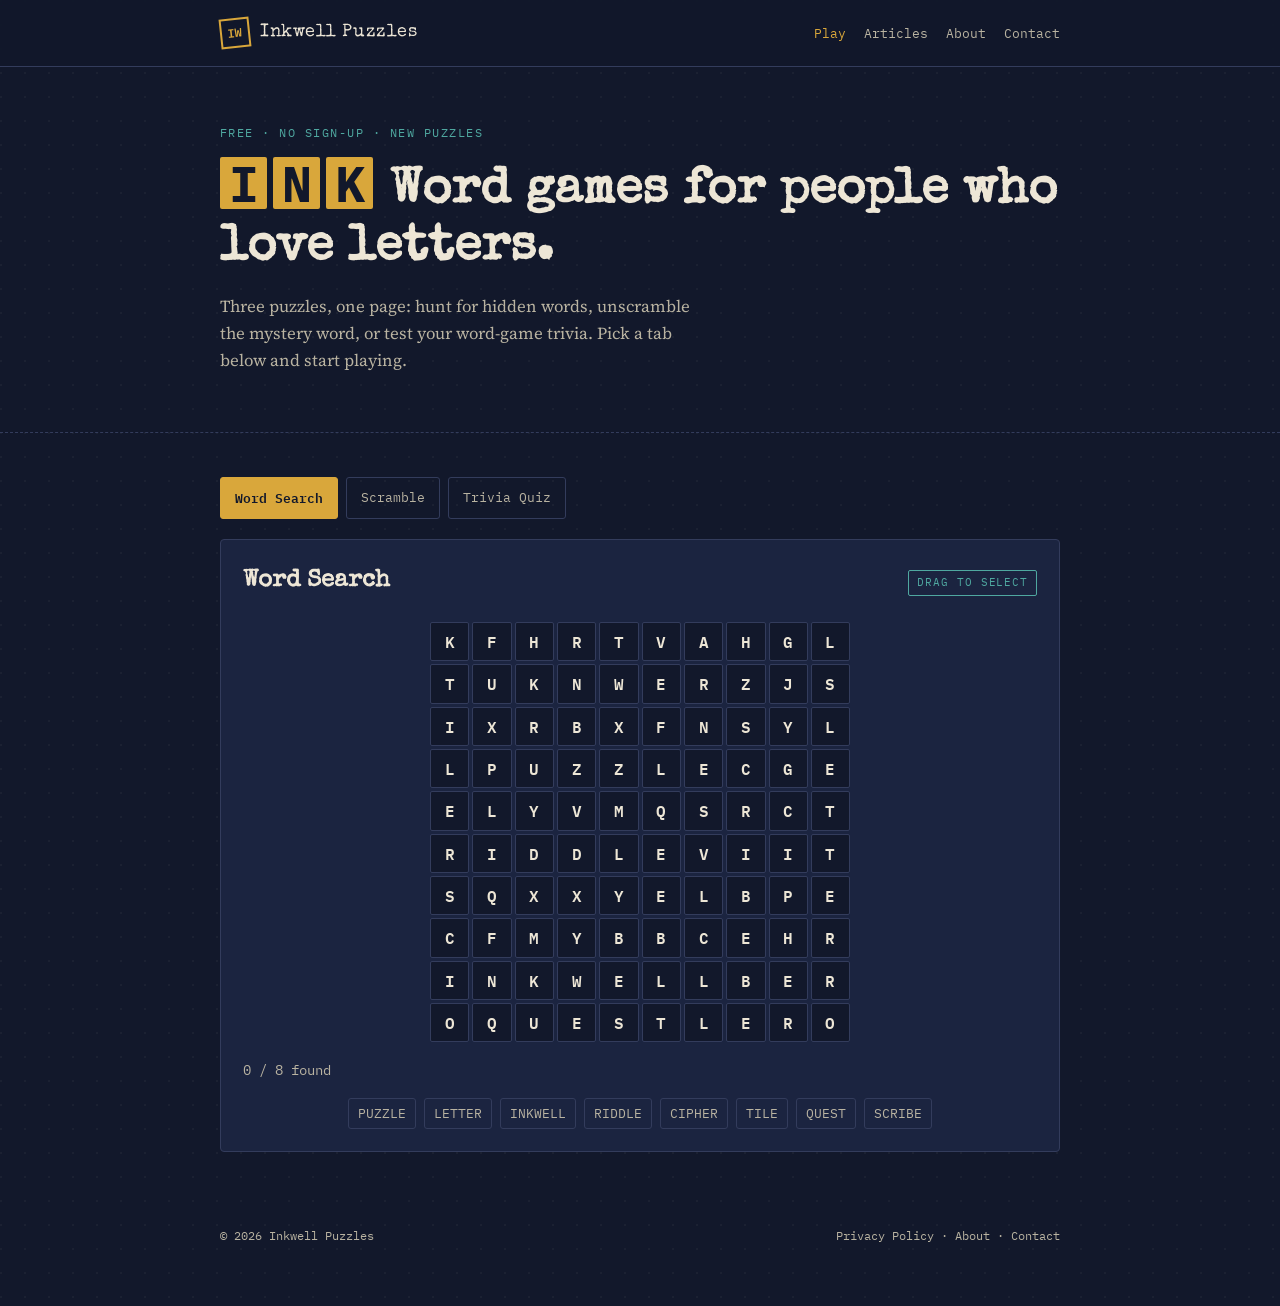
<file: index.html>
<!DOCTYPE html>
<html lang="en">
<head>
<meta charset="UTF-8">
<meta name="viewport" content="width=device-width, initial-scale=1.0">
<title>Inkwell Puzzles — Free Daily Word Games</title>
<meta name="description" content="Play free word search, word scramble, and word-game trivia — new puzzles, no sign-up, works on any phone.">
<meta name="google-site-verification" content="zGtzl40gIYUI42I652vkvc4s0OSBnMZvYgOpCOeR3r4" />
<link rel="stylesheet" href="style.css">
<script async src="https://pagead2.googlesyndication.com/pagead/js/adsbygoogle.js?client=ca-pub-3653361179163370"
     crossorigin="anonymous"></script>
</head>
<body>

<header class="site">
  <div class="wrap">
    <div class="brand"><span class="stamp">IW</span> Inkwell Puzzles</div>
    <nav class="site-nav">
      <a href="index.html" class="current">Play</a>
      <a href="blog.html">Articles</a>
      <a href="about.html">About</a>
      <a href="contact.html">Contact</a>
    </nav>
  </div>
</header>

<section class="hero">
  <div class="wrap">
    <div class="eyebrow">Free · No sign-up · New puzzles</div>
    <h1>
      <span class="tiles">
        <span class="tile" style="animation-delay:0s">I</span>
        <span class="tile" style="animation-delay:.05s">N</span>
        <span class="tile" style="animation-delay:.1s">K</span>
      </span>
      Word games for people who love letters.
    </h1>
    <p>Three puzzles, one page: hunt for hidden words, unscramble the mystery word, or test your word-game trivia. Pick a tab below and start playing.</p>
  </div>
</section>

<section>
  <div class="wrap">
    <div class="tabs">
      <button class="tab-btn active" data-target="panel-ws">Word Search</button>
      <button class="tab-btn" data-target="panel-scr">Scramble</button>
      <button class="tab-btn" data-target="panel-quiz">Trivia Quiz</button>
    </div>

    <!-- WORD SEARCH -->
    <div id="panel-ws" class="tab-panel active">
      <div class="card">
        <div class="section-head">
          <h2>Word Search</h2>
          <span class="tag">Drag to select</span>
        </div>
        <div id="ws-grid"></div>
        <div class="status-row">
          <span id="ws-status">0 found</span>
        </div>
        <div id="ws-wordlist"></div>
        <div id="ws-win" class="win-banner">All words found! Reload the page for a fresh grid.</div>
      </div>
    </div>

    <!-- SCRAMBLE -->
    <div id="panel-scr" class="tab-panel">
      <div class="card">
        <div class="section-head">
          <h2>Word Scramble</h2>
          <span class="tag">Unscramble it</span>
        </div>
        <div class="scramble-word" id="scr-word">–</div>
        <div class="scramble-hint" id="scr-hint">–</div>
        <form class="scramble-form" id="scr-form">
          <input type="text" id="scr-input" placeholder="Your answer" autocomplete="off">
          <button type="submit" class="primary">Check</button>
        </form>
        <div class="status-row">
          <span id="scr-feedback"></span>
          <span id="scr-score" class="score">Score: 0</span>
        </div>
        <button class="ghost" id="scr-skip">Skip word</button>
      </div>
    </div>

    <!-- QUIZ -->
    <div id="panel-quiz" class="tab-panel">
      <div class="card">
        <div class="section-head">
          <h2>Word-Game Trivia</h2>
          <span class="tag" id="quiz-progress">Question 1 / 5</span>
        </div>
        <p class="quiz-q" id="quiz-q">–</p>
        <div class="quiz-options" id="quiz-opts"></div>
        <div class="status-row">
          <span id="quiz-score" class="score">Score: 0</span>
        </div>
        <div id="quiz-win" class="win-banner"></div>
      </div>
    </div>

  </div>
</section>

<footer class="site">
  <div class="wrap" style="display:flex; justify-content:space-between; width:100%; flex-wrap:wrap; gap:10px;">
    <span>© 2026 Inkwell Puzzles</span>
    <span><a href="privacy.html">Privacy Policy</a> · <a href="about.html">About</a> · <a href="contact.html">Contact</a></span>
  </div>
</footer>

<script src="games.js"></script>
</body>
</html>
</file>
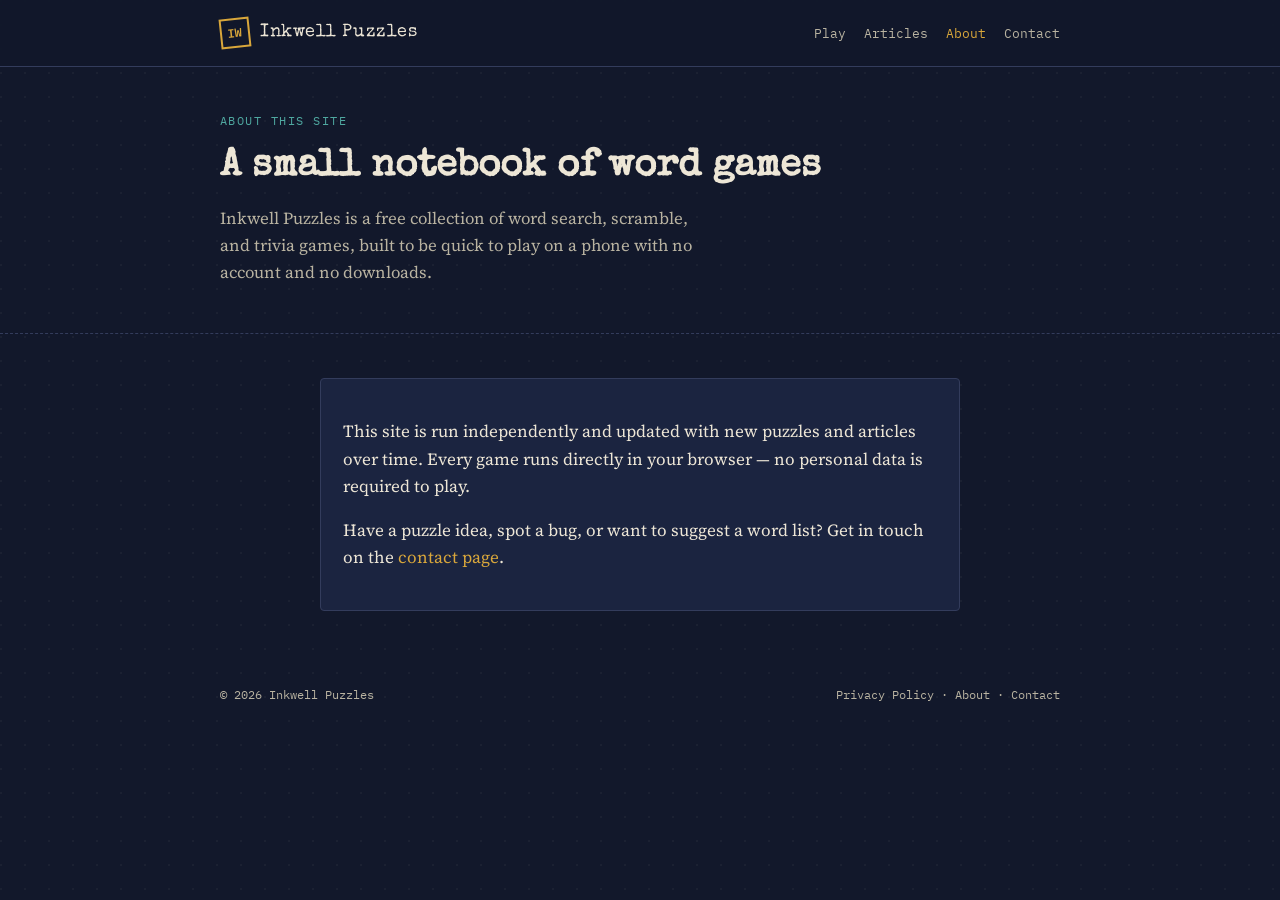
<file: about.html>
<!DOCTYPE html>
<html lang="en">
<head>
<meta charset="UTF-8">
<meta name="viewport" content="width=device-width, initial-scale=1.0">
<title>About — Inkwell Puzzles</title>
<link rel="stylesheet" href="style.css">
<script async src="https://pagead2.googlesyndication.com/pagead/js/adsbygoogle.js?client=ca-pub-3653361179163370" crossorigin="anonymous"></script>
</head>
<body>

<header class="site">
  <div class="wrap">
    <div class="brand"><span class="stamp">IW</span> Inkwell Puzzles</div>
    <nav class="site-nav">
      <a href="index.html">Play</a>
      <a href="blog.html">Articles</a>
      <a href="about.html" class="current">About</a>
      <a href="contact.html">Contact</a>
    </nav>
  </div>
</header>

<section class="hero" style="padding:44px 0 30px;">
  <div class="wrap">
    <div class="eyebrow">About this site</div>
    <h1 style="font-size:clamp(1.6rem,5vw,2.4rem);">A small notebook of word games</h1>
    <p>Inkwell Puzzles is a free collection of word search, scramble, and trivia games, built to be quick to play on a phone with no account and no downloads.</p>
  </div>
</section>

<section>
  <div class="wrap card" style="max-width:640px;">
    <p>This site is run independently and updated with new puzzles and articles over time. Every game runs directly in your browser — no personal data is required to play.</p>
    <p>Have a puzzle idea, spot a bug, or want to suggest a word list? Get in touch on the <a href="contact.html">contact page</a>.</p>
  </div>
</section>

<footer class="site">
  <div class="wrap" style="display:flex; justify-content:space-between; width:100%; flex-wrap:wrap; gap:10px;">
    <span>© 2026 Inkwell Puzzles</span>
    <span><a href="privacy.html">Privacy Policy</a> · <a href="about.html">About</a> · <a href="contact.html">Contact</a></span>
  </div>
</footer>

</body>
</html>
</file>
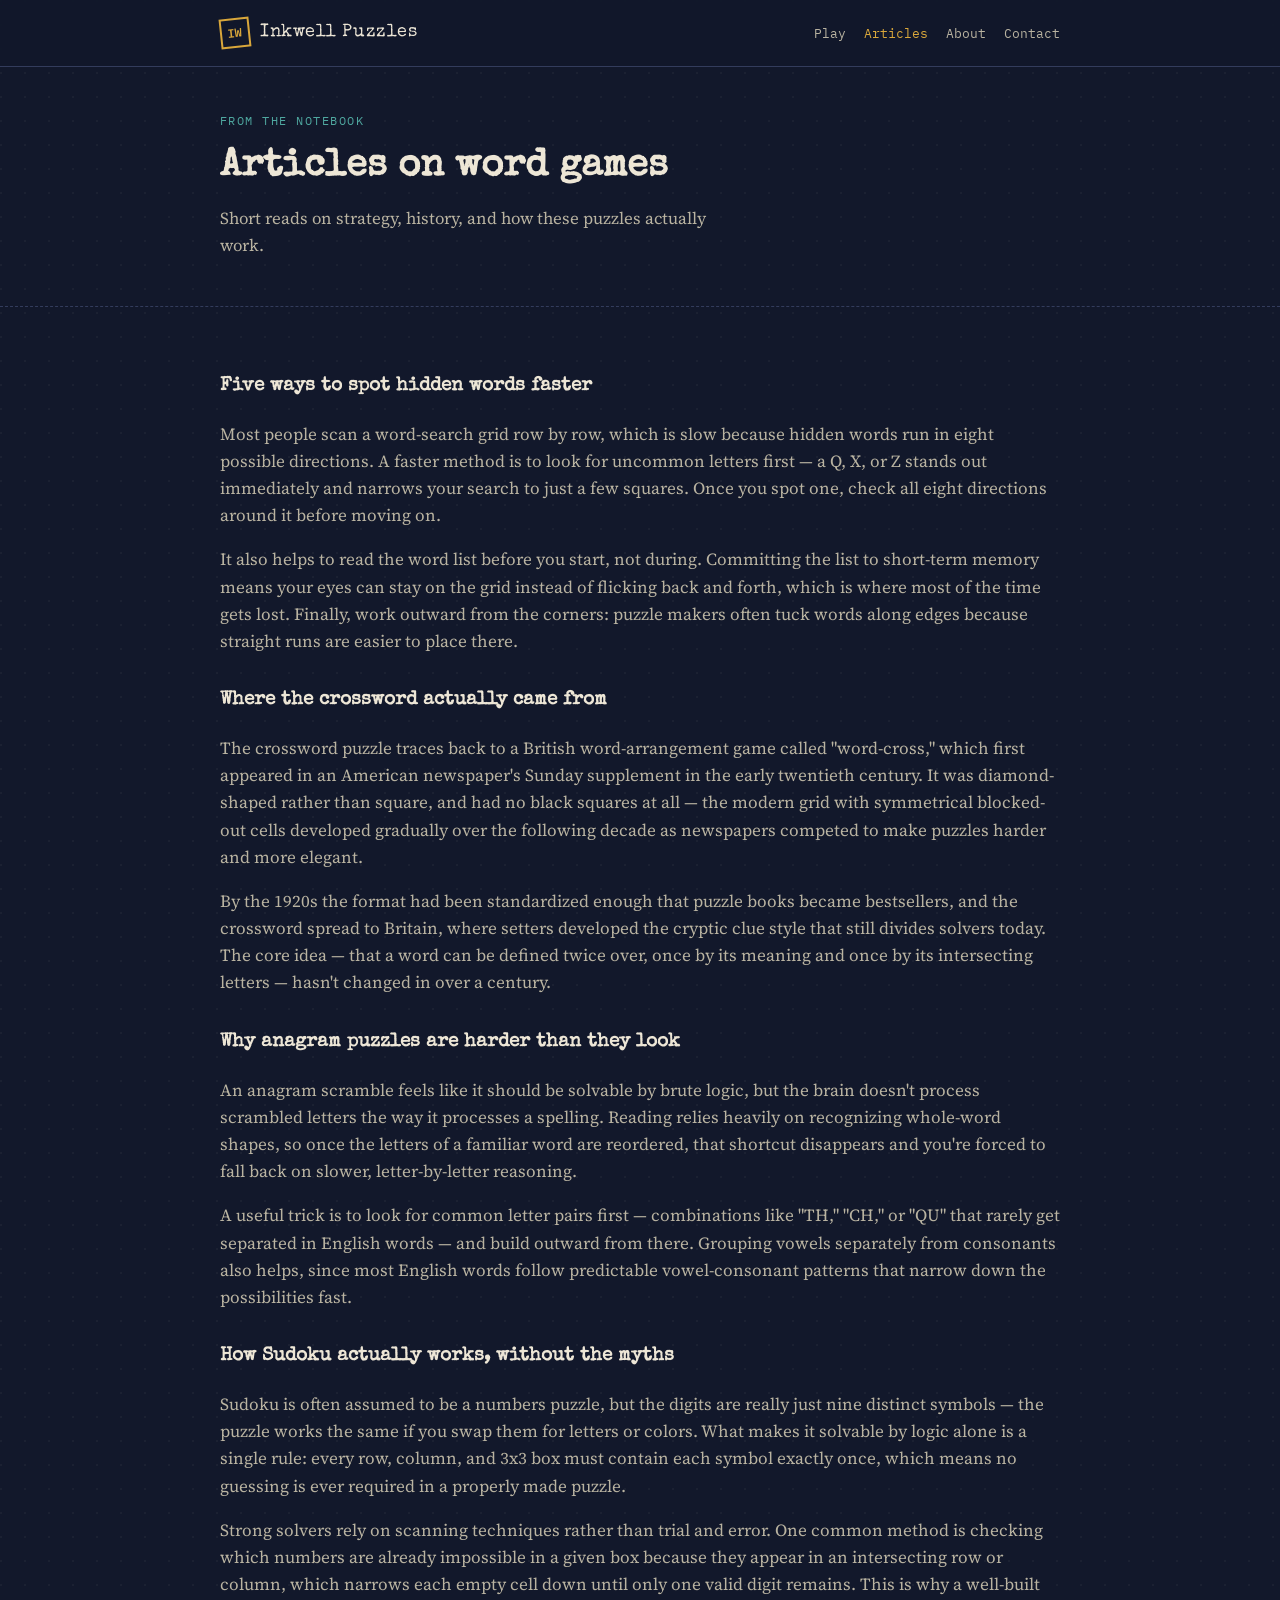
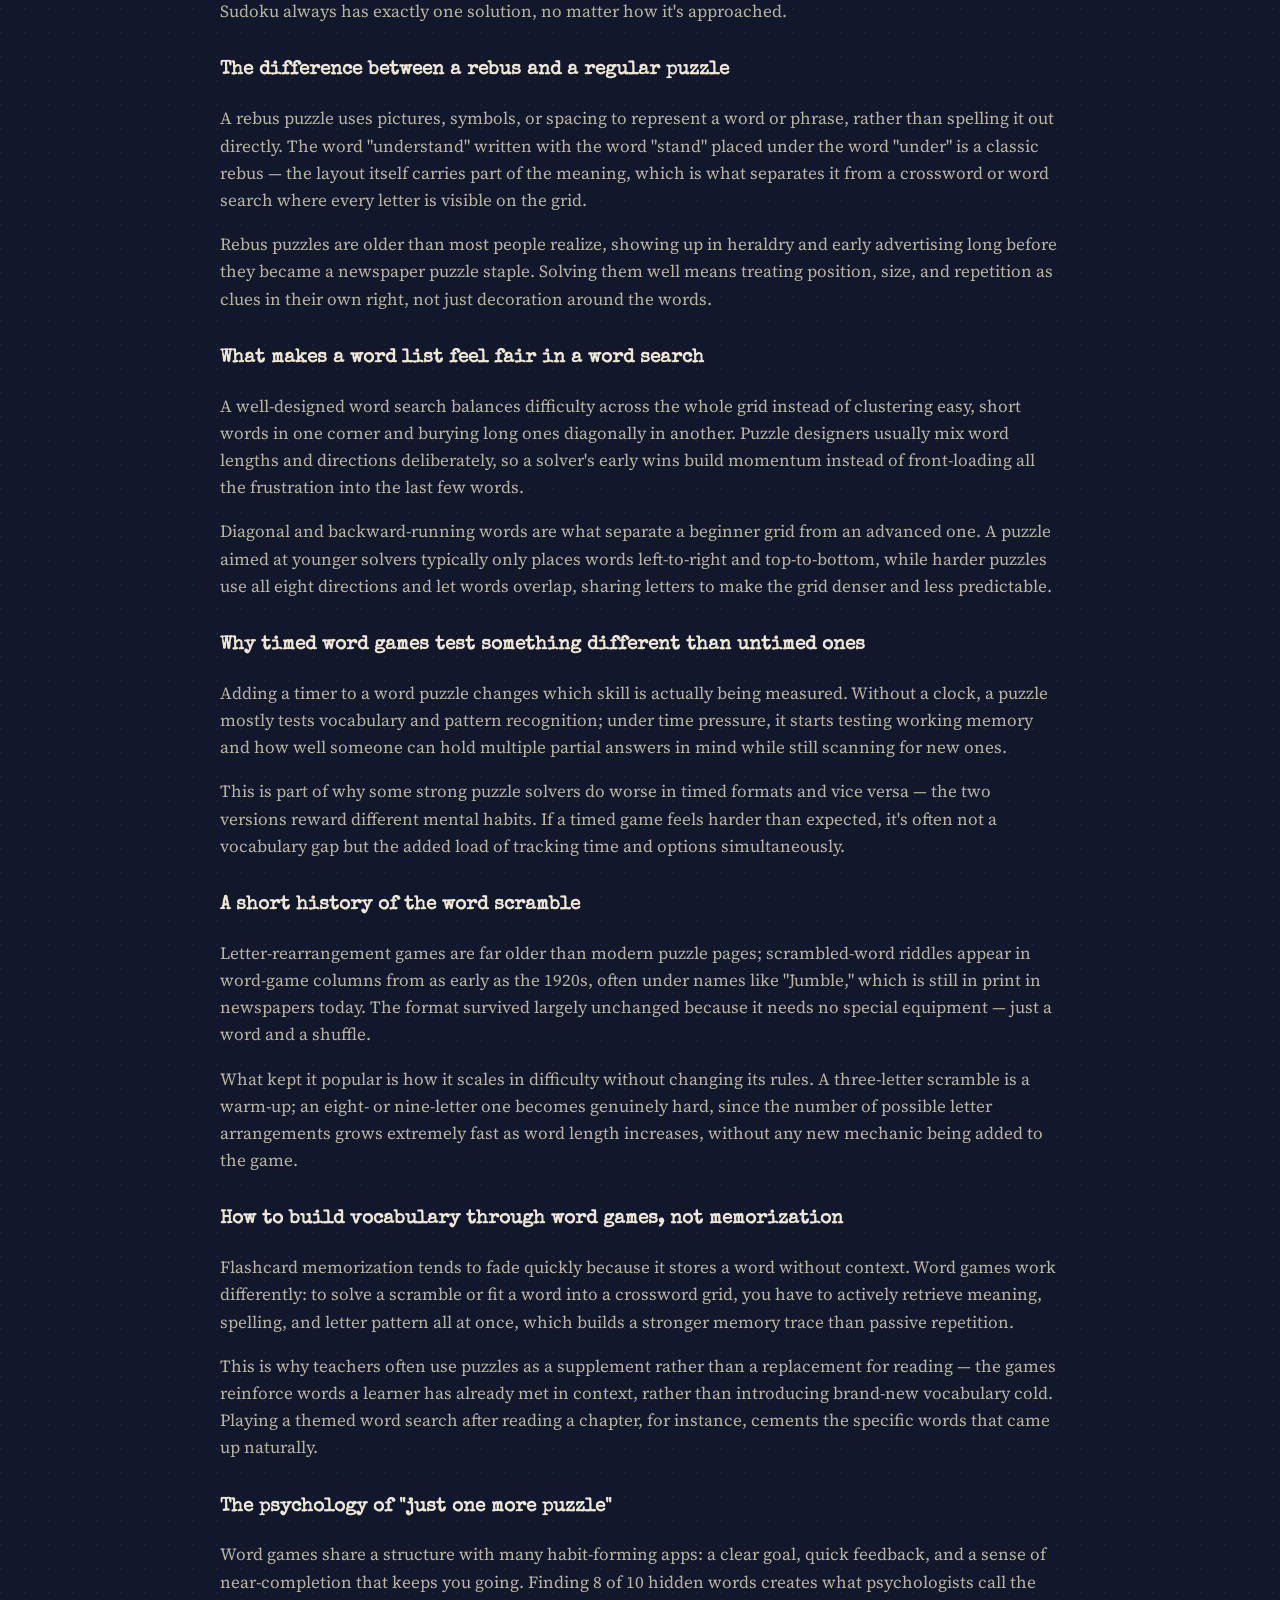
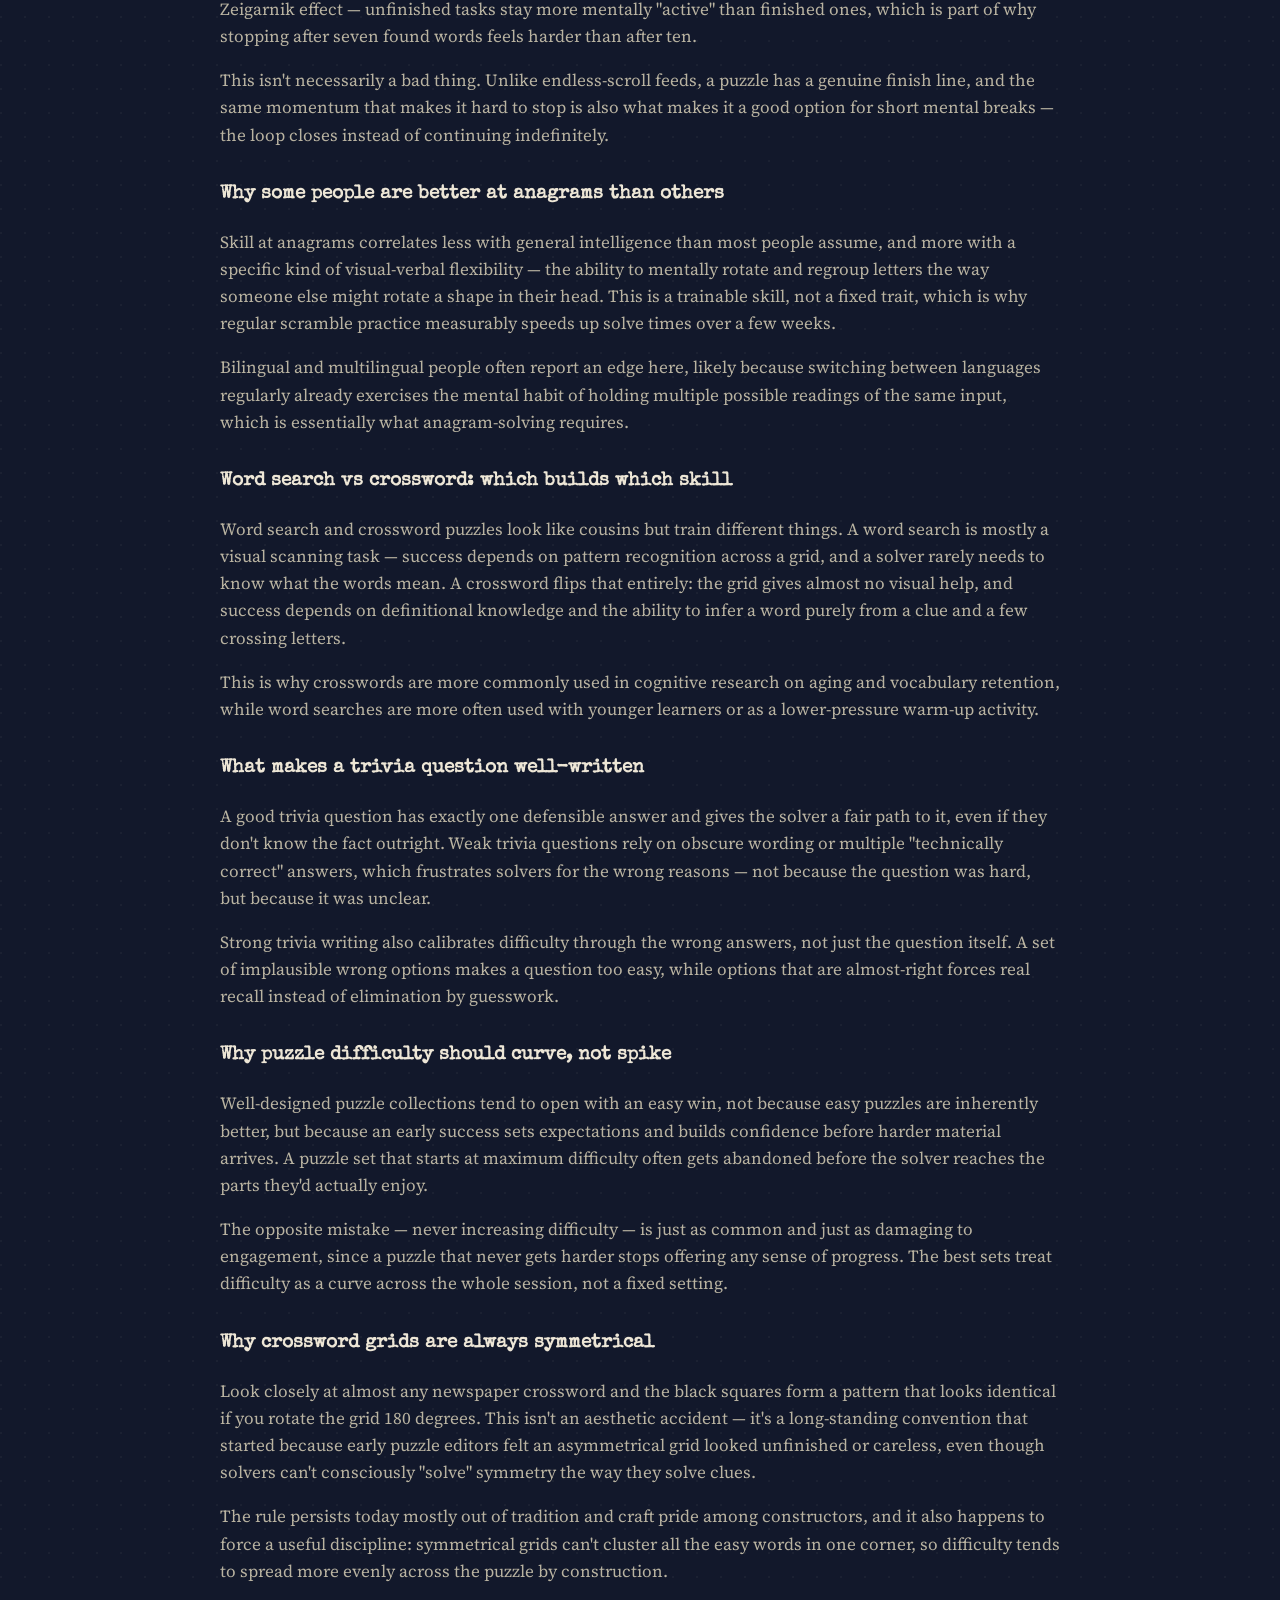
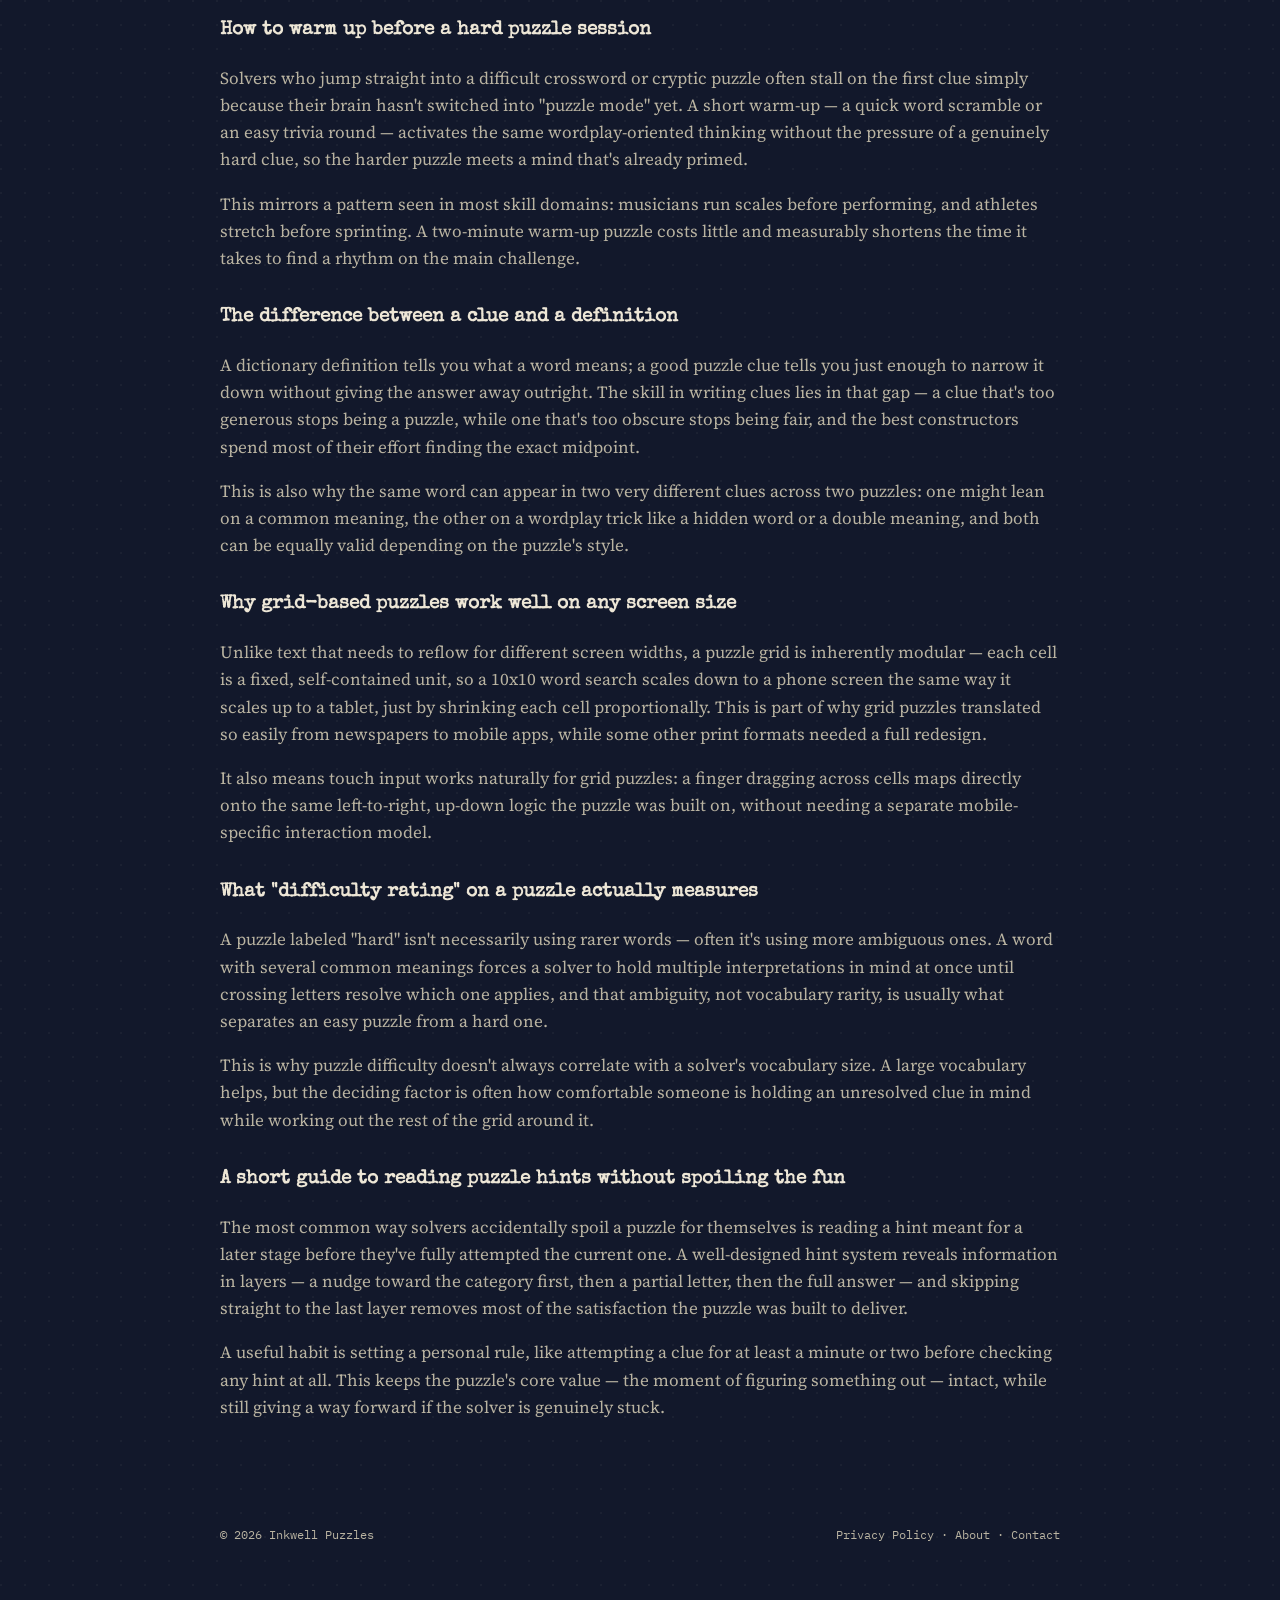
<file: blog.html>
<!DOCTYPE html>
<html lang="en">
<head>
<meta charset="UTF-8">
<meta name="viewport" content="width=device-width, initial-scale=1.0">
<title>Articles — Inkwell Puzzles</title>
<meta name="description" content="Tips, history, and strategy for word search, crosswords, and word-scramble puzzles.">
<link rel="stylesheet" href="style.css">
<script async src="https://pagead2.googlesyndication.com/pagead/js/adsbygoogle.js?client=ca-pub-3653361179163370" crossorigin="anonymous"></script>
</head>
<body>

<header class="site">
  <div class="wrap">
    <div class="brand"><span class="stamp">IW</span> Inkwell Puzzles</div>
    <nav class="site-nav">
      <a href="index.html">Play</a>
      <a href="blog.html" class="current">Articles</a>
      <a href="about.html">About</a>
      <a href="contact.html">Contact</a>
    </nav>
  </div>
</header>

<section class="hero" style="padding:44px 0 30px;">
  <div class="wrap">
    <div class="eyebrow">From the notebook</div>
    <h1 style="font-size:clamp(1.6rem,5vw,2.4rem);">Articles on word games</h1>
    <p>Short reads on strategy, history, and how these puzzles actually work.</p>
  </div>
</section>

<section>
  <div class="wrap">

    <article class="post">
      <h3>Five ways to spot hidden words faster</h3>
      <p>Most people scan a word-search grid row by row, which is slow because hidden words run in eight possible directions. A faster method is to look for uncommon letters first — a Q, X, or Z stands out immediately and narrows your search to just a few squares. Once you spot one, check all eight directions around it before moving on.</p>
      <p>It also helps to read the word list before you start, not during. Committing the list to short-term memory means your eyes can stay on the grid instead of flicking back and forth, which is where most of the time gets lost. Finally, work outward from the corners: puzzle makers often tuck words along edges because straight runs are easier to place there.</p>
    </article>

    <article class="post">
      <h3>Where the crossword actually came from</h3>
      <p>The crossword puzzle traces back to a British word-arrangement game called "word-cross," which first appeared in an American newspaper's Sunday supplement in the early twentieth century. It was diamond-shaped rather than square, and had no black squares at all — the modern grid with symmetrical blocked-out cells developed gradually over the following decade as newspapers competed to make puzzles harder and more elegant.</p>
      <p>By the 1920s the format had been standardized enough that puzzle books became bestsellers, and the crossword spread to Britain, where setters developed the cryptic clue style that still divides solvers today. The core idea — that a word can be defined twice over, once by its meaning and once by its intersecting letters — hasn't changed in over a century.</p>
    </article>

    <article class="post">
      <h3>Why anagram puzzles are harder than they look</h3>
      <p>An anagram scramble feels like it should be solvable by brute logic, but the brain doesn't process scrambled letters the way it processes a spelling. Reading relies heavily on recognizing whole-word shapes, so once the letters of a familiar word are reordered, that shortcut disappears and you're forced to fall back on slower, letter-by-letter reasoning.</p>
      <p>A useful trick is to look for common letter pairs first — combinations like "TH," "CH," or "QU" that rarely get separated in English words — and build outward from there. Grouping vowels separately from consonants also helps, since most English words follow predictable vowel-consonant patterns that narrow down the possibilities fast.</p>
    </article>

    <article class="post">
      <h3>How Sudoku actually works, without the myths</h3>
      <p>Sudoku is often assumed to be a numbers puzzle, but the digits are really just nine distinct symbols — the puzzle works the same if you swap them for letters or colors. What makes it solvable by logic alone is a single rule: every row, column, and 3x3 box must contain each symbol exactly once, which means no guessing is ever required in a properly made puzzle.</p>
      <p>Strong solvers rely on scanning techniques rather than trial and error. One common method is checking which numbers are already impossible in a given box because they appear in an intersecting row or column, which narrows each empty cell down until only one valid digit remains. This is why a well-built Sudoku always has exactly one solution, no matter how it's approached.</p>
    </article>

    <article class="post">
      <h3>The difference between a rebus and a regular puzzle</h3>
      <p>A rebus puzzle uses pictures, symbols, or spacing to represent a word or phrase, rather than spelling it out directly. The word "understand" written with the word "stand" placed under the word "under" is a classic rebus — the layout itself carries part of the meaning, which is what separates it from a crossword or word search where every letter is visible on the grid.</p>
      <p>Rebus puzzles are older than most people realize, showing up in heraldry and early advertising long before they became a newspaper puzzle staple. Solving them well means treating position, size, and repetition as clues in their own right, not just decoration around the words.</p>
    </article>

    <article class="post">
      <h3>What makes a word list feel fair in a word search</h3>
      <p>A well-designed word search balances difficulty across the whole grid instead of clustering easy, short words in one corner and burying long ones diagonally in another. Puzzle designers usually mix word lengths and directions deliberately, so a solver's early wins build momentum instead of front-loading all the frustration into the last few words.</p>
      <p>Diagonal and backward-running words are what separate a beginner grid from an advanced one. A puzzle aimed at younger solvers typically only places words left-to-right and top-to-bottom, while harder puzzles use all eight directions and let words overlap, sharing letters to make the grid denser and less predictable.</p>
    </article>

    <article class="post">
      <h3>Why timed word games test something different than untimed ones</h3>
      <p>Adding a timer to a word puzzle changes which skill is actually being measured. Without a clock, a puzzle mostly tests vocabulary and pattern recognition; under time pressure, it starts testing working memory and how well someone can hold multiple partial answers in mind while still scanning for new ones.</p>
      <p>This is part of why some strong puzzle solvers do worse in timed formats and vice versa — the two versions reward different mental habits. If a timed game feels harder than expected, it's often not a vocabulary gap but the added load of tracking time and options simultaneously.</p>
    </article>

    <article class="post">
      <h3>A short history of the word scramble</h3>
      <p>Letter-rearrangement games are far older than modern puzzle pages; scrambled-word riddles appear in word-game columns from as early as the 1920s, often under names like "Jumble," which is still in print in newspapers today. The format survived largely unchanged because it needs no special equipment — just a word and a shuffle.</p>
      <p>What kept it popular is how it scales in difficulty without changing its rules. A three-letter scramble is a warm-up; an eight- or nine-letter one becomes genuinely hard, since the number of possible letter arrangements grows extremely fast as word length increases, without any new mechanic being added to the game.</p>
    </article>

    <article class="post">
      <h3>How to build vocabulary through word games, not memorization</h3>
      <p>Flashcard memorization tends to fade quickly because it stores a word without context. Word games work differently: to solve a scramble or fit a word into a crossword grid, you have to actively retrieve meaning, spelling, and letter pattern all at once, which builds a stronger memory trace than passive repetition.</p>
      <p>This is why teachers often use puzzles as a supplement rather than a replacement for reading — the games reinforce words a learner has already met in context, rather than introducing brand-new vocabulary cold. Playing a themed word search after reading a chapter, for instance, cements the specific words that came up naturally.</p>
    </article>

    <article class="post">
      <h3>The psychology of "just one more puzzle"</h3>
      <p>Word games share a structure with many habit-forming apps: a clear goal, quick feedback, and a sense of near-completion that keeps you going. Finding 8 of 10 hidden words creates what psychologists call the Zeigarnik effect — unfinished tasks stay more mentally "active" than finished ones, which is part of why stopping after seven found words feels harder than after ten.</p>
      <p>This isn't necessarily a bad thing. Unlike endless-scroll feeds, a puzzle has a genuine finish line, and the same momentum that makes it hard to stop is also what makes it a good option for short mental breaks — the loop closes instead of continuing indefinitely.</p>
    </article>

    <article class="post">
      <h3>Why some people are better at anagrams than others</h3>
      <p>Skill at anagrams correlates less with general intelligence than most people assume, and more with a specific kind of visual-verbal flexibility — the ability to mentally rotate and regroup letters the way someone else might rotate a shape in their head. This is a trainable skill, not a fixed trait, which is why regular scramble practice measurably speeds up solve times over a few weeks.</p>
      <p>Bilingual and multilingual people often report an edge here, likely because switching between languages regularly already exercises the mental habit of holding multiple possible readings of the same input, which is essentially what anagram-solving requires.</p>
    </article>

    <article class="post">
      <h3>Word search vs crossword: which builds which skill</h3>
      <p>Word search and crossword puzzles look like cousins but train different things. A word search is mostly a visual scanning task — success depends on pattern recognition across a grid, and a solver rarely needs to know what the words mean. A crossword flips that entirely: the grid gives almost no visual help, and success depends on definitional knowledge and the ability to infer a word purely from a clue and a few crossing letters.</p>
      <p>This is why crosswords are more commonly used in cognitive research on aging and vocabulary retention, while word searches are more often used with younger learners or as a lower-pressure warm-up activity.</p>
    </article>

    <article class="post">
      <h3>What makes a trivia question well-written</h3>
      <p>A good trivia question has exactly one defensible answer and gives the solver a fair path to it, even if they don't know the fact outright. Weak trivia questions rely on obscure wording or multiple "technically correct" answers, which frustrates solvers for the wrong reasons — not because the question was hard, but because it was unclear.</p>
      <p>Strong trivia writing also calibrates difficulty through the wrong answers, not just the question itself. A set of implausible wrong options makes a question too easy, while options that are almost-right forces real recall instead of elimination by guesswork.</p>
    </article>

    <article class="post">
      <h3>Why puzzle difficulty should curve, not spike</h3>
      <p>Well-designed puzzle collections tend to open with an easy win, not because easy puzzles are inherently better, but because an early success sets expectations and builds confidence before harder material arrives. A puzzle set that starts at maximum difficulty often gets abandoned before the solver reaches the parts they'd actually enjoy.</p>
      <p>The opposite mistake — never increasing difficulty — is just as common and just as damaging to engagement, since a puzzle that never gets harder stops offering any sense of progress. The best sets treat difficulty as a curve across the whole session, not a fixed setting.</p>
    </article>

    <article class="post">
      <h3>Why crossword grids are always symmetrical</h3>
      <p>Look closely at almost any newspaper crossword and the black squares form a pattern that looks identical if you rotate the grid 180 degrees. This isn't an aesthetic accident — it's a long-standing convention that started because early puzzle editors felt an asymmetrical grid looked unfinished or careless, even though solvers can't consciously "solve" symmetry the way they solve clues.</p>
      <p>The rule persists today mostly out of tradition and craft pride among constructors, and it also happens to force a useful discipline: symmetrical grids can't cluster all the easy words in one corner, so difficulty tends to spread more evenly across the puzzle by construction.</p>
    </article>

    <article class="post">
      <h3>How to warm up before a hard puzzle session</h3>
      <p>Solvers who jump straight into a difficult crossword or cryptic puzzle often stall on the first clue simply because their brain hasn't switched into "puzzle mode" yet. A short warm-up — a quick word scramble or an easy trivia round — activates the same wordplay-oriented thinking without the pressure of a genuinely hard clue, so the harder puzzle meets a mind that's already primed.</p>
      <p>This mirrors a pattern seen in most skill domains: musicians run scales before performing, and athletes stretch before sprinting. A two-minute warm-up puzzle costs little and measurably shortens the time it takes to find a rhythm on the main challenge.</p>
    </article>

    <article class="post">
      <h3>The difference between a clue and a definition</h3>
      <p>A dictionary definition tells you what a word means; a good puzzle clue tells you just enough to narrow it down without giving the answer away outright. The skill in writing clues lies in that gap — a clue that's too generous stops being a puzzle, while one that's too obscure stops being fair, and the best constructors spend most of their effort finding the exact midpoint.</p>
      <p>This is also why the same word can appear in two very different clues across two puzzles: one might lean on a common meaning, the other on a wordplay trick like a hidden word or a double meaning, and both can be equally valid depending on the puzzle's style.</p>
    </article>

    <article class="post">
      <h3>Why grid-based puzzles work well on any screen size</h3>
      <p>Unlike text that needs to reflow for different screen widths, a puzzle grid is inherently modular — each cell is a fixed, self-contained unit, so a 10x10 word search scales down to a phone screen the same way it scales up to a tablet, just by shrinking each cell proportionally. This is part of why grid puzzles translated so easily from newspapers to mobile apps, while some other print formats needed a full redesign.</p>
      <p>It also means touch input works naturally for grid puzzles: a finger dragging across cells maps directly onto the same left-to-right, up-down logic the puzzle was built on, without needing a separate mobile-specific interaction model.</p>
    </article>

    <article class="post">
      <h3>What "difficulty rating" on a puzzle actually measures</h3>
      <p>A puzzle labeled "hard" isn't necessarily using rarer words — often it's using more ambiguous ones. A word with several common meanings forces a solver to hold multiple interpretations in mind at once until crossing letters resolve which one applies, and that ambiguity, not vocabulary rarity, is usually what separates an easy puzzle from a hard one.</p>
      <p>This is why puzzle difficulty doesn't always correlate with a solver's vocabulary size. A large vocabulary helps, but the deciding factor is often how comfortable someone is holding an unresolved clue in mind while working out the rest of the grid around it.</p>
    </article>

    <article class="post">
      <h3>A short guide to reading puzzle hints without spoiling the fun</h3>
      <p>The most common way solvers accidentally spoil a puzzle for themselves is reading a hint meant for a later stage before they've fully attempted the current one. A well-designed hint system reveals information in layers — a nudge toward the category first, then a partial letter, then the full answer — and skipping straight to the last layer removes most of the satisfaction the puzzle was built to deliver.</p>
      <p>A useful habit is setting a personal rule, like attempting a clue for at least a minute or two before checking any hint at all. This keeps the puzzle's core value — the moment of figuring something out — intact, while still giving a way forward if the solver is genuinely stuck.</p>
    </article>

  </div>
</section>

<footer class="site">
  <div class="wrap" style="display:flex; justify-content:space-between; width:100%; flex-wrap:wrap; gap:10px;">
    <span>© 2026 Inkwell Puzzles</span>
    <span><a href="privacy.html">Privacy Policy</a> · <a href="about.html">About</a> · <a href="contact.html">Contact</a></span>
  </div>
</footer>

</body>
</html>
</file>
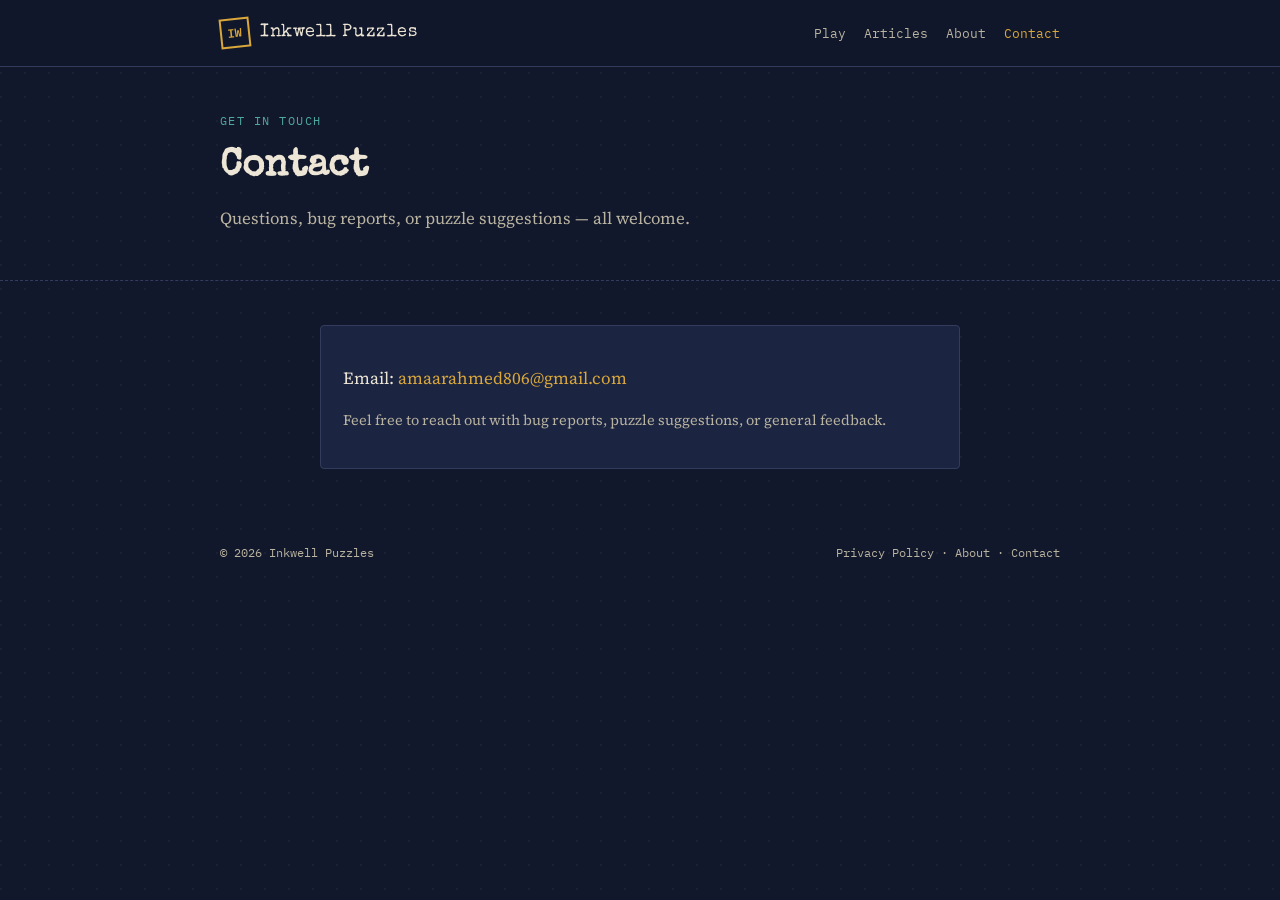
<file: contact.html>
<!DOCTYPE html>
<html lang="en">
<head>
<meta charset="UTF-8">
<meta name="viewport" content="width=device-width, initial-scale=1.0">
<title>Contact — Inkwell Puzzles</title>
<link rel="stylesheet" href="style.css">
<script async src="https://pagead2.googlesyndication.com/pagead/js/adsbygoogle.js?client=ca-pub-3653361179163370" crossorigin="anonymous"></script>
</head>
<body>

<header class="site">
  <div class="wrap">
    <div class="brand"><span class="stamp">IW</span> Inkwell Puzzles</div>
    <nav class="site-nav">
      <a href="index.html">Play</a>
      <a href="blog.html">Articles</a>
      <a href="about.html">About</a>
      <a href="contact.html" class="current">Contact</a>
    </nav>
  </div>
</header>

<section class="hero" style="padding:44px 0 30px;">
  <div class="wrap">
    <div class="eyebrow">Get in touch</div>
    <h1 style="font-size:clamp(1.6rem,5vw,2.4rem);">Contact</h1>
    <p>Questions, bug reports, or puzzle suggestions — all welcome.</p>
  </div>
</section>

<section>
  <div class="wrap card" style="max-width:640px;">
    <p>Email: <a href="mailto:amaarahmed806@gmail.com">amaarahmed806@gmail.com</a></p>
    <p style="color:var(--paper-dim); font-size:0.9rem;">Feel free to reach out with bug reports, puzzle suggestions, or general feedback.</p>
  </div>
</section>

<footer class="site">
  <div class="wrap" style="display:flex; justify-content:space-between; width:100%; flex-wrap:wrap; gap:10px;">
    <span>© 2026 Inkwell Puzzles</span>
    <span><a href="privacy.html">Privacy Policy</a> · <a href="about.html">About</a> · <a href="contact.html">Contact</a></span>
  </div>
</footer>

</body>
</html>
</file>
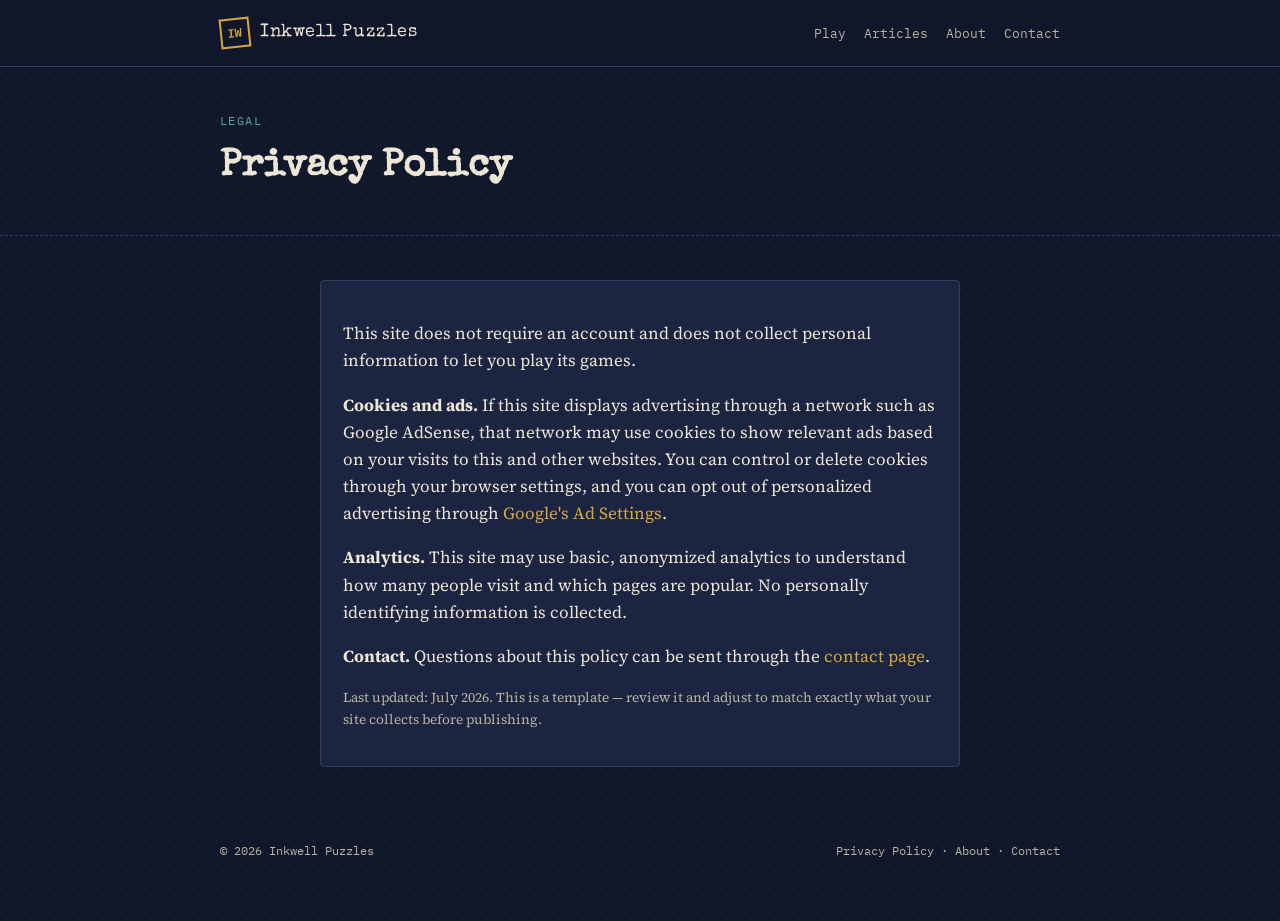
<file: privacy.html>
<!DOCTYPE html>
<html lang="en">
<head>
<meta charset="UTF-8">
<meta name="viewport" content="width=device-width, initial-scale=1.0">
<title>Privacy Policy — Inkwell Puzzles</title>
<link rel="stylesheet" href="style.css">
<script async src="https://pagead2.googlesyndication.com/pagead/js/adsbygoogle.js?client=ca-pub-3653361179163370" crossorigin="anonymous"></script>
</head>
<body>

<header class="site">
  <div class="wrap">
    <div class="brand"><span class="stamp">IW</span> Inkwell Puzzles</div>
    <nav class="site-nav">
      <a href="index.html">Play</a>
      <a href="blog.html">Articles</a>
      <a href="about.html">About</a>
      <a href="contact.html">Contact</a>
    </nav>
  </div>
</header>

<section class="hero" style="padding:44px 0 30px;">
  <div class="wrap">
    <div class="eyebrow">Legal</div>
    <h1 style="font-size:clamp(1.6rem,5vw,2.4rem);">Privacy Policy</h1>
  </div>
</section>

<section>
  <div class="wrap card" style="max-width:640px;">
    <p>This site does not require an account and does not collect personal information to let you play its games.</p>
    <p><strong>Cookies and ads.</strong> If this site displays advertising through a network such as Google AdSense, that network may use cookies to show relevant ads based on your visits to this and other websites. You can control or delete cookies through your browser settings, and you can opt out of personalized advertising through <a href="https://adssettings.google.com" target="_blank" rel="noopener">Google's Ad Settings</a>.</p>
    <p><strong>Analytics.</strong> This site may use basic, anonymized analytics to understand how many people visit and which pages are popular. No personally identifying information is collected.</p>
    <p><strong>Contact.</strong> Questions about this policy can be sent through the <a href="contact.html">contact page</a>.</p>
    <p style="color:var(--paper-dim); font-size:0.85rem;">Last updated: July 2026. This is a template — review it and adjust to match exactly what your site collects before publishing.</p>
  </div>
</section>

<footer class="site">
  <div class="wrap" style="display:flex; justify-content:space-between; width:100%; flex-wrap:wrap; gap:10px;">
    <span>© 2026 Inkwell Puzzles</span>
    <span><a href="privacy.html">Privacy Policy</a> · <a href="about.html">About</a> · <a href="contact.html">Contact</a></span>
  </div>
</footer>

</body>
</html>
</file>
<file: style.css>
/* ============================================
   INKWELL PUZZLES — Design tokens
   Ink navy paper, goldenrod ink accent,
   typewriter display + serif body
   ============================================ */

@import url('https://fonts.googleapis.com/css2?family=Special+Elite&family=Source+Serif+4:ital,wght@0,400;0,600;0,700;1,400&family=IBM+Plex+Mono:wght@400;500;600&display=swap');

:root{
  --ink:        #12182B;   /* near-black navy background */
  --ink-2:      #1B2440;   /* card / raised surface */
  --paper:      #EDE6D6;   /* off-white parchment text */
  --paper-dim:  #B9B3A1;   /* muted parchment for secondary text */
  --gold:       #D9A73B;   /* primary accent — ink stamp gold */
  --teal:       #4FA8A0;   /* secondary accent — category tag */
  --crimson:    #C1443C;   /* alert / timer / wrong answer */
  --rule:       #333C5C;   /* hairline dividers */

  --display: 'Special Elite', 'Courier New', monospace;
  --body:    'Source Serif 4', Georgia, serif;
  --mono:    'IBM Plex Mono', monospace;
}

*{ box-sizing: border-box; }

html{ scroll-behavior: smooth; }

body{
  margin:0;
  background:
    radial-gradient(circle at 1px 1px, rgba(237,230,214,0.045) 1px, transparent 0) 0 0/24px 24px,
    var(--ink);
  color: var(--paper);
  font-family: var(--body);
  font-size: 17px;
  line-height: 1.6;
  -webkit-font-smoothing: antialiased;
}

a{ color: var(--gold); text-decoration: none; }
a:hover{ text-decoration: underline; }
a:focus-visible, button:focus-visible, input:focus-visible{
  outline: 2px solid var(--teal);
  outline-offset: 3px;
}

@media (prefers-reduced-motion: reduce){
  *{ animation-duration: 0.001ms !important; animation-iteration-count: 1 !important; transition-duration: 0.001ms !important; }
}

/* ---------- Layout shell ---------- */
.wrap{ max-width: 880px; margin: 0 auto; padding: 0 20px; }

header.site{
  border-bottom: 1px solid var(--rule);
  padding: 18px 0;
  position: sticky; top: 0;
  background: rgba(18,24,43,0.92);
  backdrop-filter: blur(6px);
  z-index: 20;
}
header.site .wrap{ display:flex; align-items:center; justify-content:space-between; gap:16px; }

.brand{
  font-family: var(--display);
  font-size: 1.15rem;
  letter-spacing: 0.03em;
  color: var(--paper);
  display:flex; align-items:center; gap:10px;
}
.brand .stamp{
  display:inline-flex; align-items:center; justify-content:center;
  width:30px; height:30px;
  border:2px solid var(--gold); color: var(--gold);
  font-family: var(--mono); font-size:0.75rem; font-weight:600;
  transform: rotate(-6deg);
}

nav.site-nav{ display:flex; gap:18px; font-family: var(--mono); font-size:0.82rem; }
nav.site-nav a{ color: var(--paper-dim); }
nav.site-nav a.current, nav.site-nav a:hover{ color: var(--gold); }

/* ---------- Hero ---------- */
.hero{
  padding: 56px 0 40px;
  border-bottom: 1px dashed var(--rule);
}
.hero .eyebrow{
  font-family: var(--mono); font-size: 0.78rem; letter-spacing: 0.12em;
  color: var(--teal); text-transform: uppercase; margin-bottom: 14px;
}
.hero h1{
  font-family: var(--display);
  font-size: clamp(2rem, 6vw, 3.1rem);
  line-height: 1.15;
  margin: 0 0 16px;
  color: var(--paper);
}
.hero p{ color: var(--paper-dim); max-width: 55ch; font-size: 1.05rem; }

/* tile-flip signature animation for hero word */
.tiles{ display:inline-flex; gap:6px; margin-right: 2px; }
.tile{
  display:inline-flex; align-items:center; justify-content:center;
  width: 0.95em; height:1.05em;
  background: var(--gold); color: var(--ink);
  font-family: var(--mono); font-weight:700;
  border-radius: 2px;
  animation: flipin 0.5s ease-out both;
}
@keyframes flipin{
  from{ transform: rotateY(90deg); opacity:0; }
  to{ transform: rotateY(0deg); opacity:1; }
}

/* ---------- Sections / cards ---------- */
section{ padding: 44px 0; border-bottom: 1px solid var(--rule); }
section:last-of-type{ border-bottom:none; }

.section-head{ display:flex; align-items:baseline; justify-content:space-between; gap:12px; margin-bottom:22px; flex-wrap:wrap; }
.section-head h2{
  font-family: var(--display); font-size: 1.5rem; color: var(--paper); margin:0;
}
.tag{
  font-family: var(--mono); font-size: 0.7rem; letter-spacing:0.08em; text-transform:uppercase;
  color: var(--teal); border:1px solid var(--teal); padding:3px 8px; border-radius: 2px;
}

.card{
  background: var(--ink-2);
  border: 1px solid var(--rule);
  border-radius: 4px;
  padding: 22px;
}

/* ---------- Tabs (game switcher) ---------- */
.tabs{ display:flex; gap:8px; flex-wrap:wrap; margin-bottom:20px; }
.tab-btn{
  font-family: var(--mono); font-size:0.82rem;
  background: transparent; color: var(--paper-dim);
  border: 1px solid var(--rule); border-radius: 3px;
  padding: 9px 14px; cursor:pointer;
}
.tab-btn.active{ color: var(--ink); background: var(--gold); border-color: var(--gold); font-weight:600; }
.tab-panel{ display:none; }
.tab-panel.active{ display:block; }

/* ---------- Word Search ---------- */
#ws-grid{
  display:grid;
  gap:3px;
  max-width: 420px;
  margin: 0 auto 18px;
  user-select:none;
  touch-action: none;
}
.ws-cell{
  aspect-ratio:1;
  display:flex; align-items:center; justify-content:center;
  font-family: var(--mono); font-weight:600; font-size: clamp(0.75rem,3.2vw,1rem);
  background: var(--ink); color: var(--paper);
  border:1px solid var(--rule); border-radius:2px; cursor:pointer;
}
.ws-cell.selected{ background: var(--teal); color: var(--ink); }
.ws-cell.found{ background: var(--gold); color: var(--ink); }

#ws-wordlist{ display:flex; flex-wrap:wrap; gap:8px; justify-content:center; font-family:var(--mono); font-size:0.82rem; }
#ws-wordlist span{ padding:4px 9px; border:1px solid var(--rule); border-radius:3px; color: var(--paper-dim); }
#ws-wordlist span.done{ text-decoration: line-through; color: var(--gold); border-color: var(--gold); }

/* ---------- Scramble ---------- */
.scramble-word{
  font-family: var(--mono); font-size: clamp(1.6rem,6vw,2.4rem); letter-spacing:0.2em;
  color: var(--gold); text-align:center; margin: 10px 0 6px;
}
.scramble-hint{ text-align:center; color: var(--paper-dim); font-size:0.9rem; margin-bottom:18px; }
.scramble-form{ display:flex; gap:10px; max-width:340px; margin:0 auto; }

/* ---------- Quiz ---------- */
.quiz-q{ font-size:1.08rem; margin-bottom:16px; }
.quiz-options{ display:grid; gap:10px; }
.quiz-opt{
  text-align:left; font-family: var(--body); font-size:1rem;
  background: var(--ink); color: var(--paper);
  border:1px solid var(--rule); border-radius:3px; padding:12px 14px; cursor:pointer;
}
.quiz-opt:hover{ border-color: var(--teal); }
.quiz-opt.correct{ background: var(--gold); color: var(--ink); border-color: var(--gold); }
.quiz-opt.wrong{ background: var(--crimson); color: var(--paper); border-color: var(--crimson); }

/* ---------- Shared bits ---------- */
input[type=text]{
  flex:1; background: var(--ink); border:1px solid var(--rule); color: var(--paper);
  font-family: var(--mono); font-size:1rem; padding: 11px 12px; border-radius:3px;
}
button.primary{
  font-family: var(--mono); font-weight:600; font-size:0.9rem;
  background: var(--gold); color: var(--ink); border:none; border-radius:3px;
  padding: 11px 18px; cursor:pointer;
}
button.primary:hover{ filter: brightness(1.08); }
button.ghost{
  font-family: var(--mono); font-size:0.82rem;
  background: transparent; color: var(--paper-dim); border:1px solid var(--rule);
  border-radius:3px; padding:9px 14px; cursor:pointer;
}

.status-row{ display:flex; justify-content:space-between; align-items:center; margin: 16px 0; font-family:var(--mono); font-size:0.85rem; color: var(--paper-dim); }
.status-row .timer{ color: var(--crimson); }
.status-row .score{ color: var(--gold); }

.win-banner{
  display:none; text-align:center; font-family: var(--display);
  color: var(--gold); font-size:1.2rem; margin-top:16px;
}
.win-banner.show{ display:block; }

article.post h3{ font-family: var(--display); color: var(--paper); font-size:1.2rem; }
article.post{ margin-bottom: 30px; }
article.post p{ color: var(--paper-dim); }

footer.site{
  padding: 30px 0 60px; color: var(--paper-dim); font-family: var(--mono); font-size:0.78rem;
  display:flex; justify-content:space-between; flex-wrap:wrap; gap:10px;
}
footer.site a{ color: var(--paper-dim); }

@media (max-width: 560px){
  nav.site-nav{ gap:12px; }
  .scramble-form{ flex-direction:column; }
}
</file>
